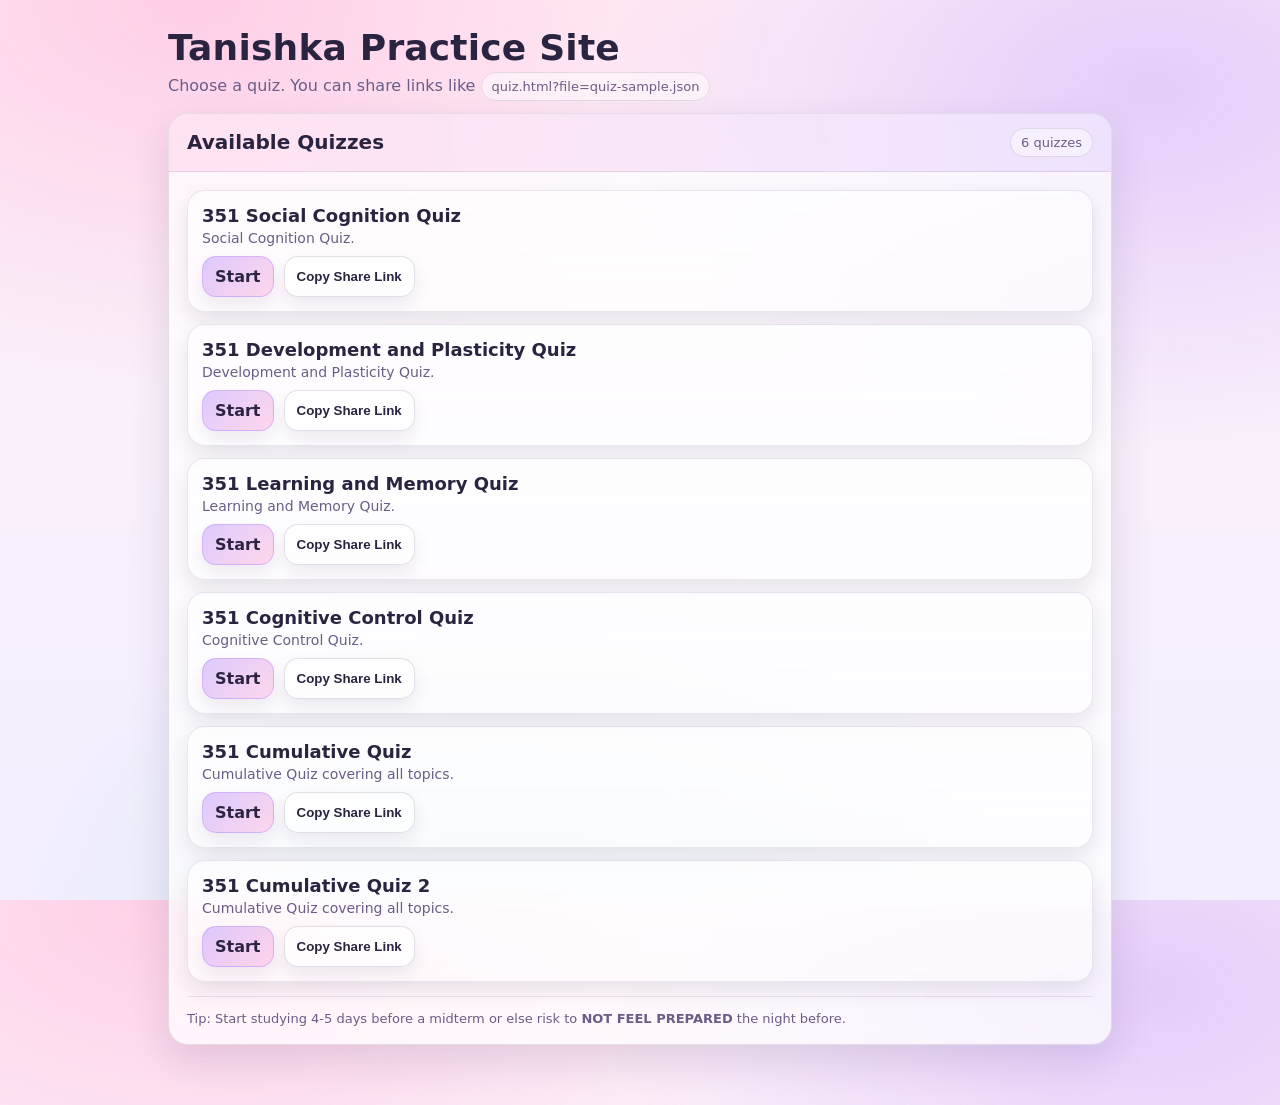
<file: QuizHost/index.html>
<!doctype html>
<html lang="en">
<head>
  <meta charset="utf-8" />
  <meta name="viewport" content="width=device-width,initial-scale=1" />
  <title>Quiz Hub</title>
  <link rel="stylesheet" href="styles1.css" />
</head>
<body>
  <div class="container">
    <header class="header">
      <div>
        <h1>Tanishka Practice Site</h1>
        <p class="sub">Choose a quiz. You can share links like <span class="badge">quiz.html?file=quiz-sample.json</span></p>
      </div>
    </header>

    <section class="card">
      <div class="topbar">
        <div class="qtitle">Available Quizzes</div>
        <div class="badge" id="status">Loading…</div>
      </div>

      <div class="card-inner">
        <div id="list" class="list"></div>

        <hr class="sep" />

        <div class="small">
          Tip: Start studying 4-5 days before a midterm or else risk to <b>NOT FEEL PREPARED</b> the night before.
        </div>
      </div>
    </section>
  </div>

  <script>
    const statusEl = document.getElementById("status");
    const listEl = document.getElementById("list");

    function escapeHtml(str) {
      return String(str).replace(/[&<>"']/g, s => ({
        "&":"&amp;","<":"&lt;",">":"&gt;","\"":"&quot;","'":"&#039;"
      }[s]));
    }

    async function loadManifest() {
      try {
        const res = await fetch("quizzes.json", { cache: "no-store" });
        if (!res.ok) throw new Error(`Failed to load quizzes.json (${res.status})`);
        const data = await res.json();
        const quizzes = data.quizzes || [];
        statusEl.textContent = `${quizzes.length} quiz${quizzes.length === 1 ? "" : "zes"}`;

        if (quizzes.length === 0) {
          listEl.innerHTML = `<div class="small">No quizzes yet. Add quiz JSON files and list them in quizzes.json.</div>`;
          return;
        }

        listEl.innerHTML = quizzes.map(q => {
          const title = escapeHtml(q.title || q.file);
          const desc = escapeHtml(q.description || "");
          const file = encodeURIComponent(q.file);
          const openLink = `quiz.html?file=${file}`;
          return `
            <div class="item">
              <h3>${title}</h3>
              <p>${desc}</p>
              <div class="btnrow">
                <a class="btn primary" href="${openLink}">Start</a>
                <button class="btn" data-share="${openLink}">Copy Share Link</button>
              </div>
            </div>
          `;
        }).join("");

        listEl.querySelectorAll("button[data-share]").forEach(btn => {
          btn.addEventListener("click", async () => {
            const rel = btn.getAttribute("data-share");
            const url = new URL(rel, window.location.href).toString();
            await navigator.clipboard.writeText(url);
            btn.textContent = "Copied!";
            setTimeout(() => (btn.textContent = "Copy Share Link"), 900);
          });
        });

      } catch (err) {
        statusEl.textContent = "Error";
        listEl.innerHTML = `
          <div class="small">
            Couldn’t load <b>quizzes.json</b>.<br/>
            If you opened this file directly (file://), fetch will be blocked. Use a static host (GitHub Pages/Netlify) or a local server.
          </div>`;
        console.error(err);
      }
    }

    loadManifest();
  </script>
</body>
</html>
</file>
<file: QuizHost/styles1.css>
:root{
  /* Pastel Pink–Purple Aesthetic */
  --bg1: #fff0f7;      /* soft pink */
  --bg2: #f3efff;      /* soft lavender */
  --card: rgba(255, 255, 255, 0.72);
  --glass: rgba(255, 255, 255, 0.55);
  --text: #2b2440;     /* deep plum */
  --muted: #6a5d87;    /* muted purple */
  --accent: #b48cff;   /* lilac */
  --accent2: #ff8fc8;  /* pink */
  --good: #52c7a6;     /* mint */
  --danger: #ff6b88;   /* rose */
  --border: rgba(55, 35, 95, 0.12);
  --shadow: 0 16px 40px rgba(35, 18, 72, 0.12);
  --shadow2: 0 8px 20px rgba(35, 18, 72, 0.10);
  --radius: 20px;
}

* { box-sizing: border-box; }
html, body { height: 100%; }

body{
  margin: 0;
  font-family: ui-sans-serif, system-ui, -apple-system, Segoe UI, Roboto, Helvetica, Arial;
  color: var(--text);
  background:
    radial-gradient(1100px 700px at 15% 0%, rgba(255, 143, 200, 0.35), transparent 55%),
    radial-gradient(1000px 650px at 90% 10%, rgba(180, 140, 255, 0.35), transparent 55%),
    radial-gradient(900px 600px at 40% 100%, rgba(82, 199, 166, 0.18), transparent 55%),
    linear-gradient(180deg, var(--bg1), var(--bg2));
}

a { color: inherit; text-decoration: none; }

.container{
  max-width: 980px;
  margin: 0 auto;
  padding: 28px 18px 60px;
}

.header{
  display: flex;
  justify-content: space-between;
  gap: 18px;
  align-items: flex-end;
  margin-bottom: 18px;
}

.header h1{
  margin: 0;
  font-size: 36px;
  letter-spacing: 0.2px;
  line-height: 1.1;
}

.sub{
  margin: 8px 0 0;
  color: var(--muted);
}

.card{
  background: var(--card);
  border: 1px solid var(--border);
  border-radius: var(--radius);
  box-shadow: var(--shadow);
  overflow: hidden;
  backdrop-filter: blur(10px);
}

.card-inner{
  padding: 18px;
}

.list{
  display: grid;
  gap: 12px;
}

.item{
  padding: 14px 14px;
  border: 1px solid rgba(55, 35, 95, 0.10);
  border-radius: 18px;
  background: linear-gradient(180deg, rgba(255,255,255,0.65), rgba(255,255,255,0.35));
  box-shadow: var(--shadow2);
  transition: transform 0.10s ease, border-color 0.10s ease, box-shadow 0.10s ease;
}

.item:hover{
  transform: translateY(-2px);
  border-color: rgba(180, 140, 255, 0.35);
  box-shadow: 0 18px 46px rgba(35, 18, 72, 0.14);
}

.item h3{
  margin: 0 0 4px;
  font-size: 18px;
}

.item p{
  margin: 0;
  color: var(--muted);
  font-size: 14px;
}

.btnrow{
  display: flex;
  gap: 10px;
  flex-wrap: wrap;
  margin-top: 10px;
}

.btn{
  display: inline-flex;
  align-items: center;
  justify-content: center;
  border: 1px solid rgba(55, 35, 95, 0.14);
  background: rgba(255,255,255,0.55);
  color: var(--text);
  padding: 10px 12px;
  border-radius: 14px;
  cursor: pointer;
  font-weight: 700;
  box-shadow: 0 8px 18px rgba(35, 18, 72, 0.08);
  transition: transform 0.08s ease, filter 0.08s ease, border-color 0.08s ease;
}

.btn:hover{
  transform: translateY(-1px);
  border-color: rgba(180, 140, 255, 0.35);
  filter: brightness(1.02);
}

.btn.primary{
  background: linear-gradient(135deg, rgba(180,140,255,0.45), rgba(255,143,200,0.35));
  border-color: rgba(180, 140, 255, 0.45);
}

.btn.good{
  background: linear-gradient(135deg, rgba(82,199,166,0.25), rgba(255,255,255,0.55));
  border-color: rgba(82,199,166,0.35);
}

.btn.danger{
  background: linear-gradient(135deg, rgba(255,107,136,0.25), rgba(255,255,255,0.55));
  border-color: rgba(255,107,136,0.35);
}

.btn:disabled{
  opacity: 0.55;
  cursor: not-allowed;
  transform: none;
}

.topbar{
  display: flex;
  justify-content: space-between;
  align-items: center;
  padding: 14px 18px;
  border-bottom: 1px solid rgba(55, 35, 95, 0.10);
  background: linear-gradient(90deg, rgba(255,143,200,0.18), rgba(180,140,255,0.16));
}

.badge{
  font-size: 13px;
  color: var(--muted);
  border: 1px solid rgba(55, 35, 95, 0.12);
  padding: 6px 10px;
  border-radius: 999px;
  background: rgba(255,255,255,0.45);
}

.qtitle{
  margin: 0;
  font-size: 20px;
  font-weight: 800;
}

.question{
  padding: 18px;
  border-bottom: 1px solid rgba(55, 35, 95, 0.10);
}

.prompt{
  margin: 0 0 12px;
  font-size: 18px;
  font-weight: 750;
}

.options{
  display: grid;
  gap: 10px;
}

.opt{
  border: 1px solid rgba(55, 35, 95, 0.12);
  border-radius: 18px;
  background: rgba(255,255,255,0.55);
  padding: 12px;
  cursor: pointer;
  text-align: left;
  width: 100%;
  color: var(--text);
  font-size: 15px;
  line-height: 1.25;
  box-shadow: 0 8px 18px rgba(35, 18, 72, 0.07);
  transition: transform 0.08s ease, border-color 0.08s ease, filter 0.08s ease;
}

.opt:hover{
  transform: translateY(-1px);
  border-color: rgba(255,143,200,0.45);
  filter: brightness(1.02);
}

.opt.selected{
  border-color: rgba(180,140,255,0.75);
  background: linear-gradient(135deg, rgba(180,140,255,0.22), rgba(255,143,200,0.18));
}

.footerbar{
  display: flex;
  justify-content: space-between;
  gap: 10px;
  align-items: center;
  padding: 14px 18px;
  background: rgba(255,255,255,0.35);
}

.small{
  color: var(--muted);
  font-size: 13px;
}

hr.sep{
  border: 0;
  border-top: 1px solid rgba(55, 35, 95, 0.10);
  margin: 14px 0;
}

.result{
  padding: 18px;
}

.kpi{
  display: grid;
  grid-template-columns: repeat(3, minmax(0, 1fr));
  gap: 10px;
}

.kpi .box{
  border: 1px solid rgba(55, 35, 95, 0.10);
  border-radius: 18px;
  padding: 12px;
  background: rgba(255,255,255,0.55);
  box-shadow: 0 10px 22px rgba(35, 18, 72, 0.08);
}

.kpi .box .label{
  color: var(--muted);
  font-size: 13px;
}

.kpi .box .value{
  font-size: 22px;
  font-weight: 900;
  margin-top: 4px;
}

.review{
  margin-top: 14px;
  display: grid;
  gap: 10px;
}

.review .row{
  border: 1px solid rgba(55, 35, 95, 0.10);
  border-radius: 18px;
  padding: 12px;
  background: rgba(255,255,255,0.55);
  box-shadow: 0 10px 22px rgba(35, 18, 72, 0.07);
}

.review .row .meta{
  display: flex;
  justify-content: space-between;
  gap: 10px;
  align-items: center;
  margin-bottom: 8px;
}

.tag{
  font-size: 12px;
  padding: 4px 8px;
  border-radius: 999px;
  border: 1px solid rgba(55, 35, 95, 0.14);
  color: var(--muted);
  background: rgba(255,255,255,0.45);
}

.tag.ok{
  border-color: rgba(82,199,166,0.40);
  color: #2a6a59;
}

.tag.no{
  border-color: rgba(255,107,136,0.45);
  color: #8a2a3f;
}

@media (max-width: 700px){
  .header{ flex-direction: column; align-items: flex-start; }
  .kpi{ grid-template-columns: 1fr; }
}
</file>
